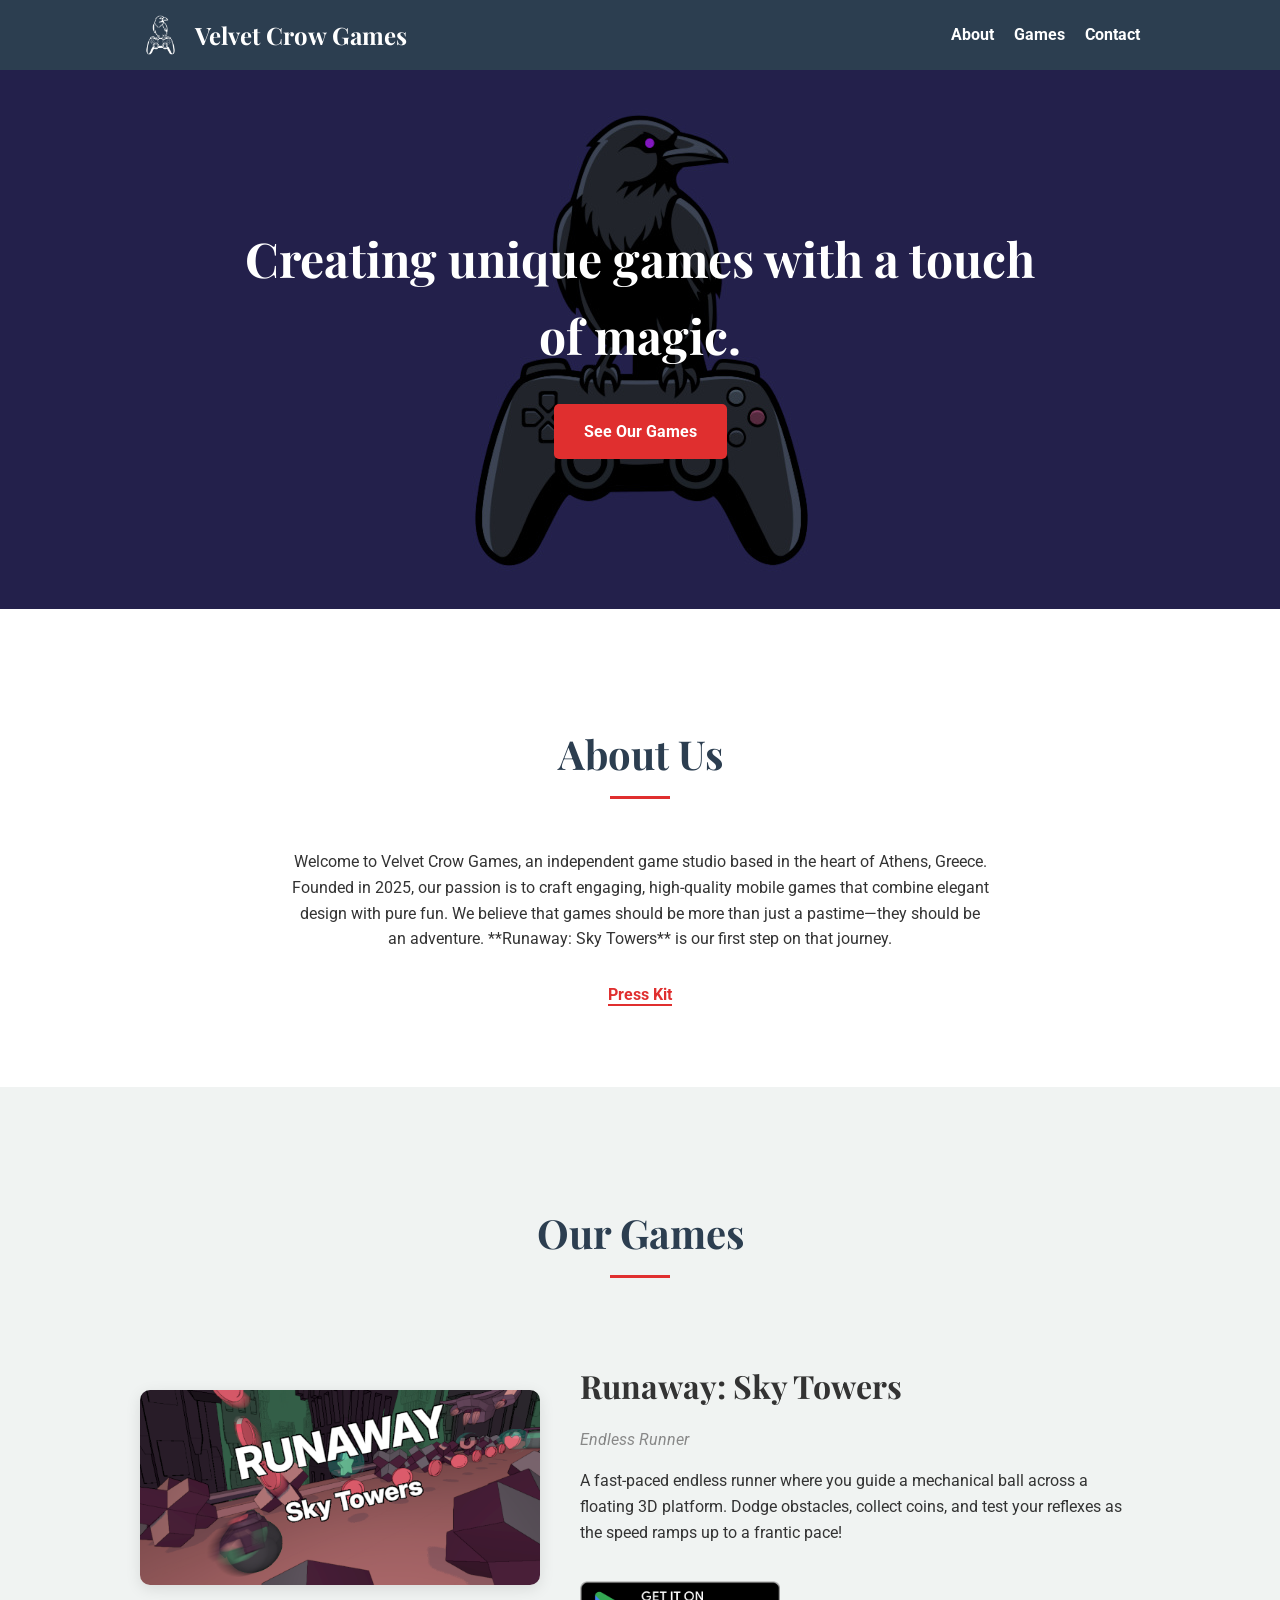
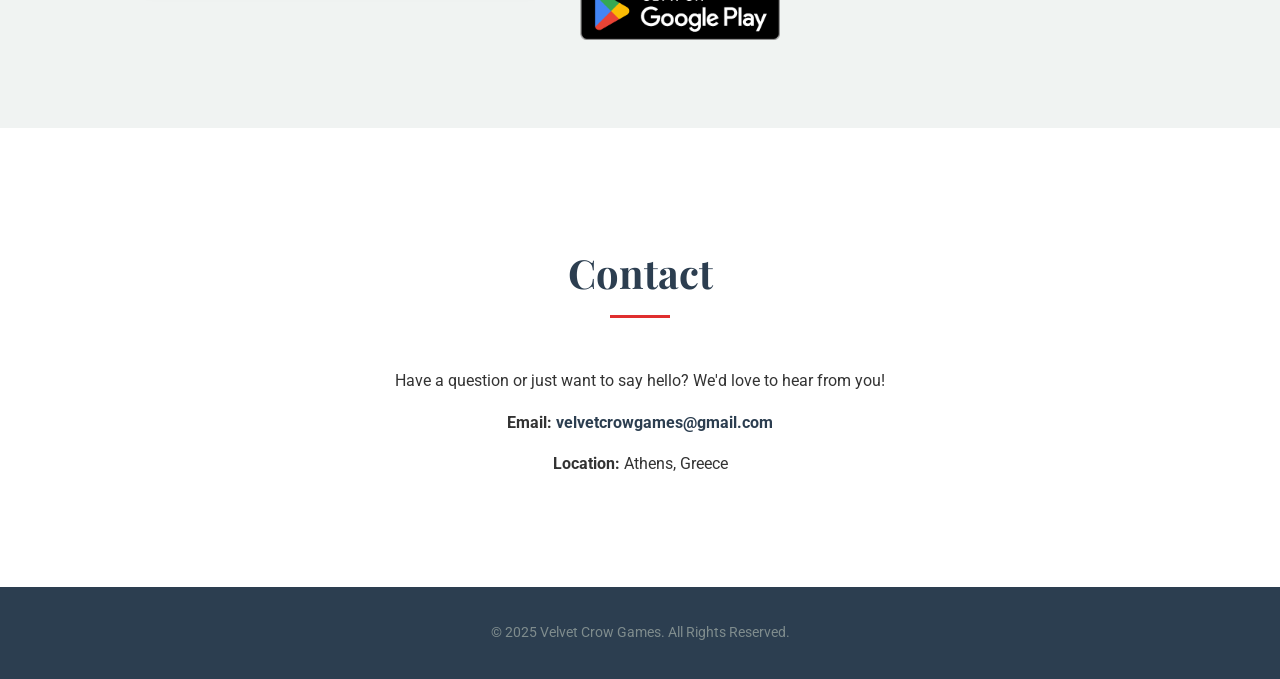
<file: index.html>
<!DOCTYPE html>
<html lang="en">
<head>
    <meta charset="UTF-8">
    <meta name="viewport" content="width=device-width, initial-scale=1.0">
    <link rel="icon" href="favicon.ico" type="image/x-icon">
    <title>Velvet Crow Games</title>
    <link rel="stylesheet" href="index.css">
    <link rel="preconnect" href="https://fonts.googleapis.com">
    <link rel="preconnect" href="https://fonts.gstatic.com" crossorigin>
    <link href="https://fonts.googleapis.com/css2?family=Roboto:wght@400;700&family=Playfair+Display:ital,wght@0,400..900;1,400..900&display=swap" rel="stylesheet">
</head>
<body>

    <header class="main-header">
        <div class="container">
            <div class="logo">
                <img src="images/vc-logo-outline-white.png" alt="Velvet Crow Games Logo">
                <h1>Velvet Crow Games</h1>
            </div>
            <nav class="main-nav">
                <ul>
                    <li><a href="#about">About</a></li>
                    <li><a href="#games">Games</a></li>
                    <li><a href="#contact">Contact</a></li>
                </ul>
            </nav>
        </div>
    </header>

    <main>
        <section id="hero" class="hero">
            <div class="container">
                <h2>Creating unique games with a touch of magic.</h2>
                <a href="#games" class="cta-button">See Our Games</a>
            </div>
        </section>

        <section id="about" class="about-section">
            <div class="container">
                <h2 class="section-title">About Us</h2>
                <p>Welcome to Velvet Crow Games, an independent game studio based in the heart of Athens, Greece. Founded in 2025, our passion is to craft engaging, high-quality mobile games that combine elegant design with pure fun. We believe that games should be more than just a pastime—they should be an adventure. **Runaway: Sky Towers** is our first step on that journey.</p>
                <a href="https://velvetcrowgames.github.io/runaway-sky-towers/" class="press-kit-link">Press Kit</a>
            </div>
        </section>

        <section id="games" class="games-section">
            <div class="container">
                <h2 class="section-title">Our Games</h2>
                <div class="game-card">
                    <img src="images/runaway-sky-towers.png" alt="Runaway: Sky Towers Feature Graphic" class="game-thumbnail">
                    <div class="game-info">
                        <h3>Runaway: Sky Towers</h3>
                        <p class="game-genre">Endless Runner</p>
                        <p>A fast-paced endless runner where you guide a mechanical ball across a floating 3D platform. Dodge obstacles, collect coins, and test your reflexes as the speed ramps up to a frantic pace!</p>
                        <a href="https://play.google.com/store/apps/details?id=com.mtrstd.runaway" class="download-link" target="_blank">
                            <img src="images/GetItOnGooglePlay_Badge_Web_color_English.png" alt="Get it on Google Play" class="store-badge">
                        </a>
                    </div>
                </div>
            </div>
        </section>

        <section id="contact" class="contact-section">
            <div class="container">
                <h2 class="section-title">Contact</h2>
                <p>Have a question or just want to say hello? We'd love to hear from you!</p>
                <div class="contact-details">
                    <p><strong>Email:</strong> <a href="mailto:velvetcrowgames@gmail.com">velvetcrowgames@gmail.com</a></p>
                    <p><strong>Location:</strong> Athens, Greece</p>
                </div>
                <!-- <div class="social-links">
                    <a href="https://twitter.com/YourTwitterHandle" target="_blank">Twitter</a>
                    <a href="https://instagram.com/YourInstagramHandle" target="_blank">Instagram</a>
                </div> -->
            </div>
        </section>
    </main>

    <footer>
        <div class="container">
            <p>&copy; 2025 Velvet Crow Games. All Rights Reserved.</p>
        </div>
    </footer>

</body>
</html>
</file>
<file: index.css>
body {
    font-family: 'Roboto', sans-serif;
    line-height: 1.6;
    margin: 0;
    padding: 0;
    background-color: #f4f7f6;
    color: #333;
}

.container {
    max-width: 1000px;
    margin: 0 auto;
    padding: 0 20px;
}

/* Header & Navigation */
.main-header {
    background-color: #2c3e50; /* Dark blue/grey */
    color: white;
    padding: 15px 0;
    position: sticky;
    top: 0;
    z-index: 100;
}

.main-header .container {
    display: flex;
    justify-content: space-between;
    align-items: center;
    flex-flow: wrap;
}

.logo {
    display: flex;
    align-items: center;
}

.logo img {
    height: 40px;
    margin-right: 15px;
}

.logo h1 {
    font-family: 'Playfair Display', serif;
    font-size: 1.5em;
    margin: 0;
}

.main-nav ul {
    list-style: none;
    margin: 0;
    padding: 0;
    display: flex;
}

.main-nav li {
    margin-left: 20px;
}

.main-nav a {
    color: white;
    text-decoration: none;
    font-weight: bold;
    transition: color 0.3s ease;
}

.main-nav a:hover {
    color: #e02f2f; /* Matching the game's red */
}

/* Sections */
section {
    padding: 80px 0;
}

.section-title {
    font-family: 'Playfair Display', serif;
    font-size: 2.5em;
    text-align: center;
    margin-bottom: 50px;
    color: #2c3e50;
    position: relative;
}

.section-title::after {
    content: '';
    display: block;
    width: 60px;
    height: 3px;
    background-color: #e02f2f;
    margin: 10px auto 0;
}

/* Hero Section */
.hero {
    background-color: #23204b;
    background-image: url('images/vc-logo.jpg');
    background-repeat: no-repeat;
    background-position: center;
    /* background: linear-gradient(#948cc0aa, #948cc0), url('images/vc-logo-light.jpg') no-repeat center center; */
    color: white;
    text-align: center;
    padding: 150px 0;
}

.hero h2 {
    font-family: 'Playfair Display', serif;
    font-size: 3em;
    max-width: 800px;
    margin: 0 auto 30px;
}

.cta-button {
    display: inline-block;
    background-color: #e02f2f;
    color: white;
    padding: 15px 30px;
    text-decoration: none;
    border-radius: 5px;
    font-weight: bold;
    transition: background-color 0.3s ease;
}

.cta-button:hover {
    background-color: #a02020;
}

/* About Section */
.about-section {
    background-color: white;
    text-align: center;
}

.about-section p {
    max-width: 700px;
    margin: 0 auto 30px;
}

.press-kit-link {
    color: #e02f2f;
    text-decoration: none;
    font-weight: bold;
    border-bottom: 2px solid #e02f2f;
    transition: color 0.3s ease, border-color 0.3s ease;
}

.press-kit-link:hover {
    color: #a02020;
    border-color: #a02020;
}

/* Games Section */
.games-section {
    background-color: #f0f3f2;
}

.game-card {
    display: flex;
    flex-direction: column;
    align-items: center;
    gap: 40px;
}

.game-thumbnail {
    max-width: 100%;
    height: auto;
    border-radius: 10px;
    box-shadow: 0 4px 15px rgba(0, 0, 0, 0.1);
}

.game-info {
    text-align: center;
}

.game-info h3 {
    font-family: 'Playfair Display', serif;
    font-size: 2em;
    margin-bottom: 5px;
}

.game-info .game-genre {
    font-style: italic;
    color: #888;
    margin-bottom: 15px;
}

.store-badge {
    width: 200px;
    margin-top: 20px;
    transition: transform 0.3s ease;
}

.store-badge:hover {
    transform: scale(1.05);
}

/* Contact Section */
.contact-section {
    background-color: white;
    text-align: center;
}

.contact-details {
    margin-bottom: 30px;
}

.contact-details a {
    color: #2c3e50;
    text-decoration: none;
    font-weight: bold;
}

.social-links a {
    display: inline-block;
    margin: 0 10px;
    padding: 10px 20px;
    background-color: #2c3e50;
    color: white;
    text-decoration: none;
    border-radius: 5px;
    transition: background-color 0.3s ease;
}

.social-links a:hover {
    background-color: #e02f2f;
}

/* Footer */
footer {
    background-color: #2c3e50;
    color: #7f8c8d;
    text-align: center;
    padding: 20px 0;
    font-size: 0.9em;
}

/* Responsive Design */
@media (min-width: 768px) {
    .game-card {
        flex-direction: row;
        text-align: left;
    }
    
    .game-info {
        text-align: left;
    }

    .game-thumbnail {
        max-width: 40%;
    }
}
</file>
